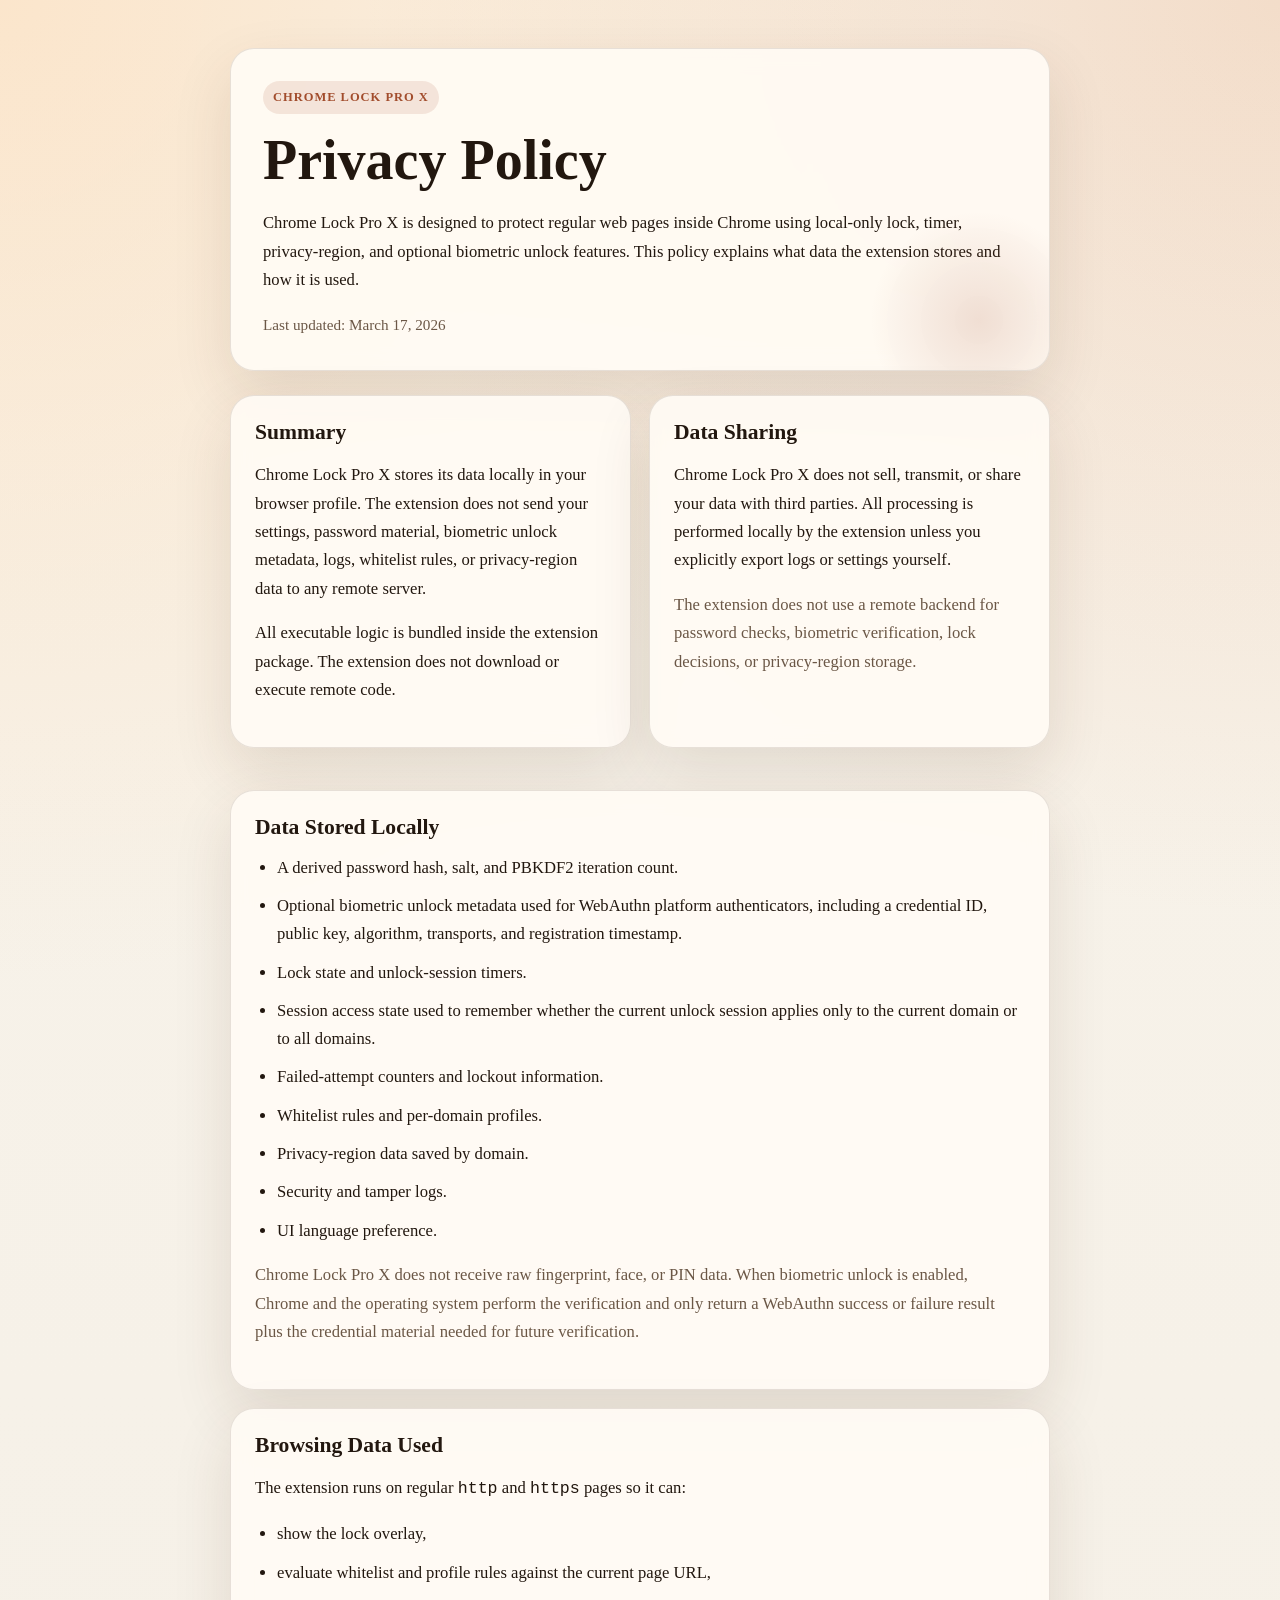
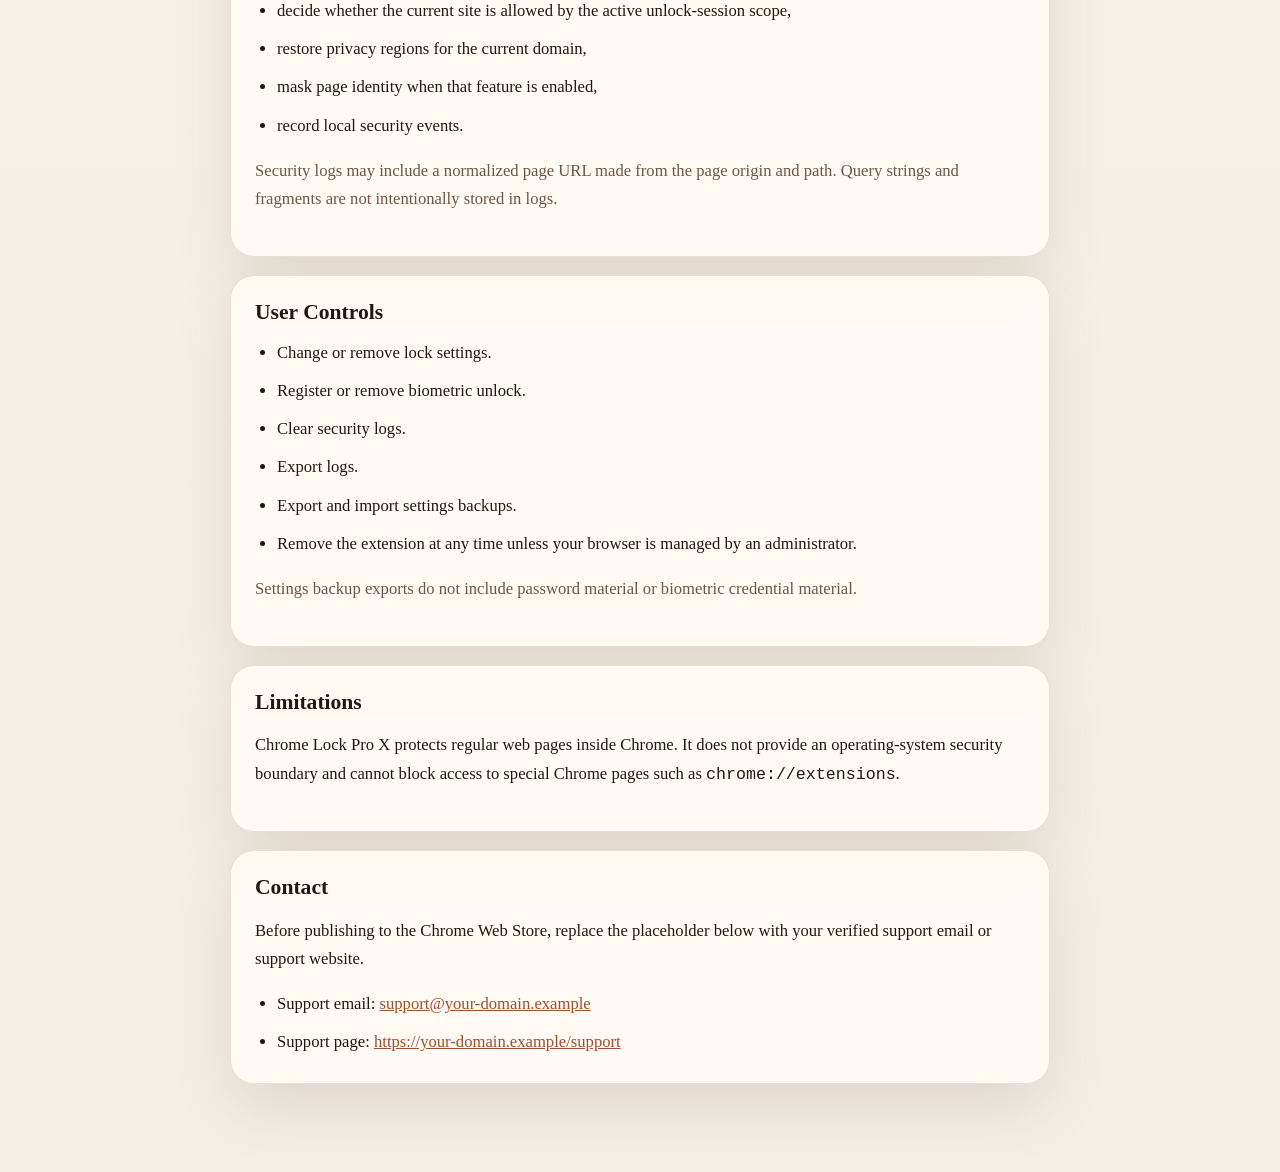
<file: docs/index.html>
<!doctype html>
<html lang="en">
<head>
  <meta charset="UTF-8" />
  <meta name="viewport" content="width=device-width, initial-scale=1.0" />
  <title>Chrome Lock Pro X Privacy Policy</title>
  <meta
    name="description"
    content="Privacy Policy for Chrome Lock Pro X, a Chrome extension that locks regular web pages with local-only protection features."
  />
  <style>
    :root {
      color-scheme: light;
      --bg: #f4efe6;
      --panel: rgba(255, 251, 245, 0.92);
      --panel-border: rgba(59, 39, 20, 0.12);
      --text: #22170f;
      --muted: #6b5746;
      --accent: #a24d2d;
      --accent-soft: rgba(162, 77, 45, 0.12);
      --shadow: 0 24px 60px rgba(70, 42, 18, 0.12);
      --max-width: 860px;
    }

    * {
      box-sizing: border-box;
    }

    body {
      margin: 0;
      font-family: Georgia, "Times New Roman", serif;
      color: var(--text);
      background:
        radial-gradient(circle at top left, rgba(255, 213, 167, 0.45), transparent 32%),
        radial-gradient(circle at top right, rgba(230, 164, 118, 0.28), transparent 30%),
        linear-gradient(180deg, #f8f3ea 0%, var(--bg) 100%);
      line-height: 1.7;
    }

    main {
      max-width: var(--max-width);
      margin: 0 auto;
      padding: 48px 20px 72px;
    }

    .hero,
    .section {
      background: var(--panel);
      border: 1px solid var(--panel-border);
      border-radius: 24px;
      box-shadow: var(--shadow);
      backdrop-filter: blur(10px);
    }

    .hero {
      padding: 32px;
      margin-bottom: 24px;
      position: relative;
      overflow: hidden;
    }

    .hero::after {
      content: "";
      position: absolute;
      inset: auto -40px -60px auto;
      width: 220px;
      height: 220px;
      border-radius: 50%;
      background: radial-gradient(circle, rgba(162, 77, 45, 0.16), transparent 70%);
      pointer-events: none;
    }

    .eyebrow {
      display: inline-block;
      margin-bottom: 14px;
      padding: 6px 10px;
      border-radius: 999px;
      background: var(--accent-soft);
      color: var(--accent);
      font-size: 0.78rem;
      font-weight: 700;
      letter-spacing: 0.08em;
      text-transform: uppercase;
    }

    h1,
    h2 {
      margin: 0;
      line-height: 1.15;
      font-weight: 700;
    }

    h1 {
      font-size: clamp(2.1rem, 5vw, 3.5rem);
      margin-bottom: 12px;
    }

    h2 {
      font-size: 1.35rem;
      margin-bottom: 14px;
    }

    p,
    li {
      font-size: 1.04rem;
    }

    .meta {
      margin-top: 18px;
      color: var(--muted);
      font-size: 0.95rem;
    }

    .grid {
      display: grid;
      grid-template-columns: repeat(auto-fit, minmax(260px, 1fr));
      gap: 18px;
      margin-bottom: 24px;
    }

    .section {
      padding: 24px 24px 26px;
      margin-bottom: 18px;
    }

    ul {
      margin: 0;
      padding-left: 22px;
    }

    li + li {
      margin-top: 10px;
    }

    a {
      color: var(--accent);
    }

    .note {
      color: var(--muted);
    }

    @media (max-width: 640px) {
      main {
        padding: 24px 14px 40px;
      }

      .hero,
      .section {
        border-radius: 18px;
      }

      .hero {
        padding: 24px 18px;
      }

      .section {
        padding: 18px;
      }
    }
  </style>
</head>
<body>
  <main>
    <section class="hero">
      <div class="eyebrow">Chrome Lock Pro X</div>
      <h1>Privacy Policy</h1>
      <p>
        Chrome Lock Pro X is designed to protect regular web pages inside Chrome using local-only lock,
        timer, privacy-region, and optional biometric unlock features. This policy explains what data the
        extension stores and how it is used.
      </p>
      <div class="meta">Last updated: March 17, 2026</div>
    </section>

    <div class="grid">
      <section class="section">
        <h2>Summary</h2>
        <p>
          Chrome Lock Pro X stores its data locally in your browser profile. The extension does not send your
          settings, password material, biometric unlock metadata, logs, whitelist rules, or privacy-region
          data to any remote server.
        </p>
        <p>
          All executable logic is bundled inside the extension package. The extension does not download or execute
          remote code.
        </p>
      </section>

      <section class="section">
        <h2>Data Sharing</h2>
        <p>
          Chrome Lock Pro X does not sell, transmit, or share your data with third parties. All processing is
          performed locally by the extension unless you explicitly export logs or settings yourself.
        </p>
        <p class="note">
          The extension does not use a remote backend for password checks, biometric verification, lock decisions,
          or privacy-region storage.
        </p>
      </section>
    </div>

    <section class="section">
      <h2>Data Stored Locally</h2>
      <ul>
        <li>A derived password hash, salt, and PBKDF2 iteration count.</li>
        <li>
          Optional biometric unlock metadata used for WebAuthn platform authenticators, including a credential ID,
          public key, algorithm, transports, and registration timestamp.
        </li>
        <li>Lock state and unlock-session timers.</li>
        <li>
          Session access state used to remember whether the current unlock session applies only to the current
          domain or to all domains.
        </li>
        <li>Failed-attempt counters and lockout information.</li>
        <li>Whitelist rules and per-domain profiles.</li>
        <li>Privacy-region data saved by domain.</li>
        <li>Security and tamper logs.</li>
        <li>UI language preference.</li>
      </ul>
      <p class="note">
        Chrome Lock Pro X does not receive raw fingerprint, face, or PIN data. When biometric unlock is enabled,
        Chrome and the operating system perform the verification and only return a WebAuthn success or failure
        result plus the credential material needed for future verification.
      </p>
    </section>

    <section class="section">
      <h2>Browsing Data Used</h2>
      <p>The extension runs on regular <code>http</code> and <code>https</code> pages so it can:</p>
      <ul>
        <li>show the lock overlay,</li>
        <li>evaluate whitelist and profile rules against the current page URL,</li>
        <li>decide whether the current site is allowed by the active unlock-session scope,</li>
        <li>restore privacy regions for the current domain,</li>
        <li>mask page identity when that feature is enabled,</li>
        <li>record local security events.</li>
      </ul>
      <p class="note">
        Security logs may include a normalized page URL made from the page origin and path. Query strings and
        fragments are not intentionally stored in logs.
      </p>
    </section>

    <section class="section">
      <h2>User Controls</h2>
      <ul>
        <li>Change or remove lock settings.</li>
        <li>Register or remove biometric unlock.</li>
        <li>Clear security logs.</li>
        <li>Export logs.</li>
        <li>Export and import settings backups.</li>
        <li>Remove the extension at any time unless your browser is managed by an administrator.</li>
      </ul>
      <p class="note">Settings backup exports do not include password material or biometric credential material.</p>
    </section>

    <section class="section">
      <h2>Limitations</h2>
      <p>
        Chrome Lock Pro X protects regular web pages inside Chrome. It does not provide an operating-system security
        boundary and cannot block access to special Chrome pages such as <code>chrome://extensions</code>.
      </p>
    </section>

    <section class="section">
      <h2>Contact</h2>
      <p>
        Before publishing to the Chrome Web Store, replace the placeholder below with your verified support email
        or support website.
      </p>
      <ul>
        <li>Support email: <a href="mailto:support@your-domain.example">support@your-domain.example</a></li>
        <li>Support page: <a href="https://your-domain.example/support">https://your-domain.example/support</a></li>
      </ul>
    </section>
  </main>
</body>
</html>
</file>
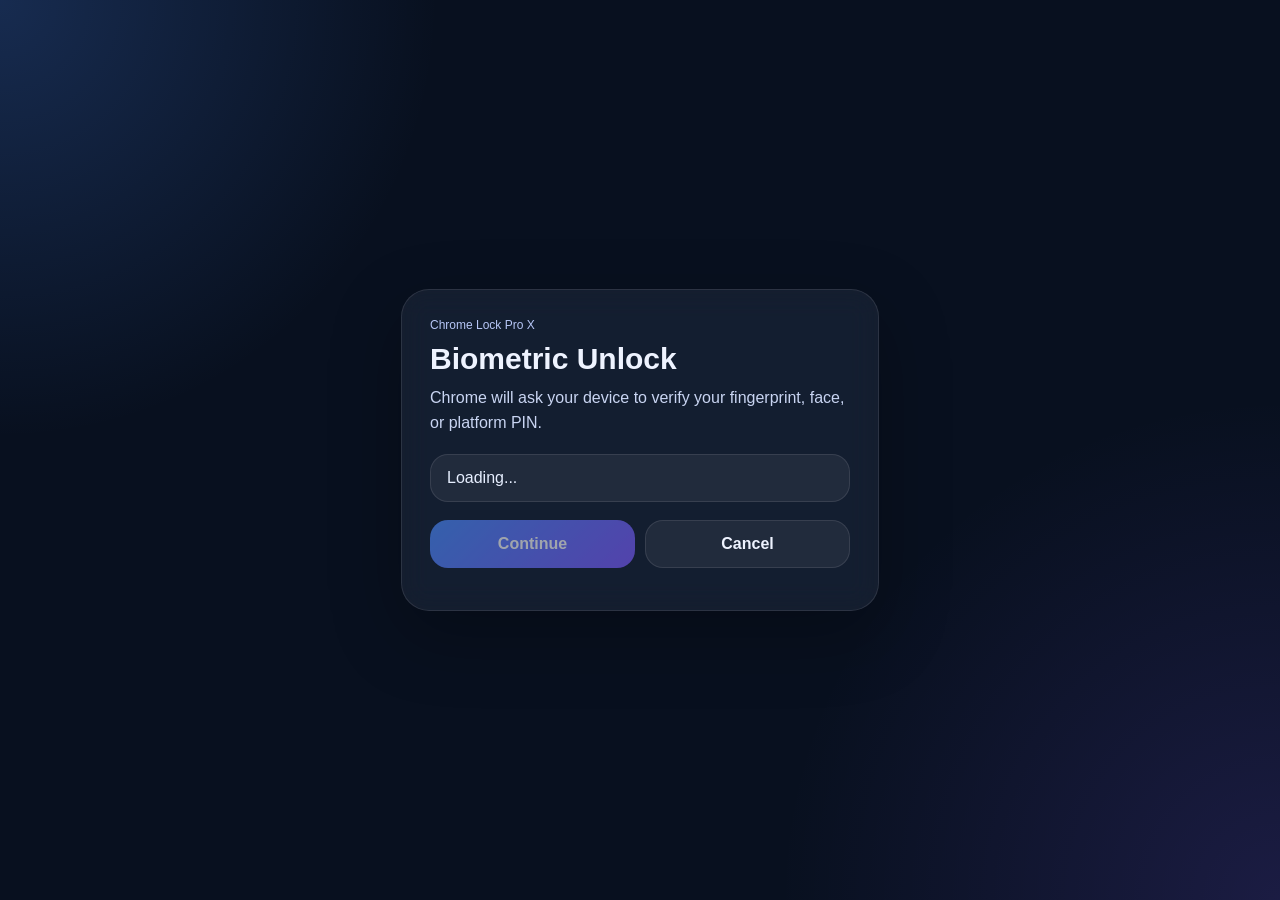
<file: biometric.html>
<!doctype html>
<html lang="en">
<head>
  <meta charset="UTF-8" />
  <meta name="viewport" content="width=device-width, initial-scale=1.0" />
  <title>Biometric Unlock</title>
  <link rel="stylesheet" href="biometric.css" />
</head>
<body>
  <main class="shell">
    <section class="panel">
      <div class="eyebrow">Chrome Lock Pro X</div>
      <h1 id="title">Biometric Unlock</h1>
      <p id="subtitle">Chrome will ask your device to verify your fingerprint, face, or platform PIN.</p>
      <div id="status" class="status">Loading...</div>
      <div class="actions">
        <button id="actionBtn" class="primary" type="button" disabled>Continue</button>
        <button id="cancelBtn" class="secondary" type="button">Cancel</button>
      </div>
      <p id="note" class="note"></p>
    </section>
  </main>
  <script src="i18n.js"></script>
  <script src="biometric.js"></script>
</body>
</html>
</file>
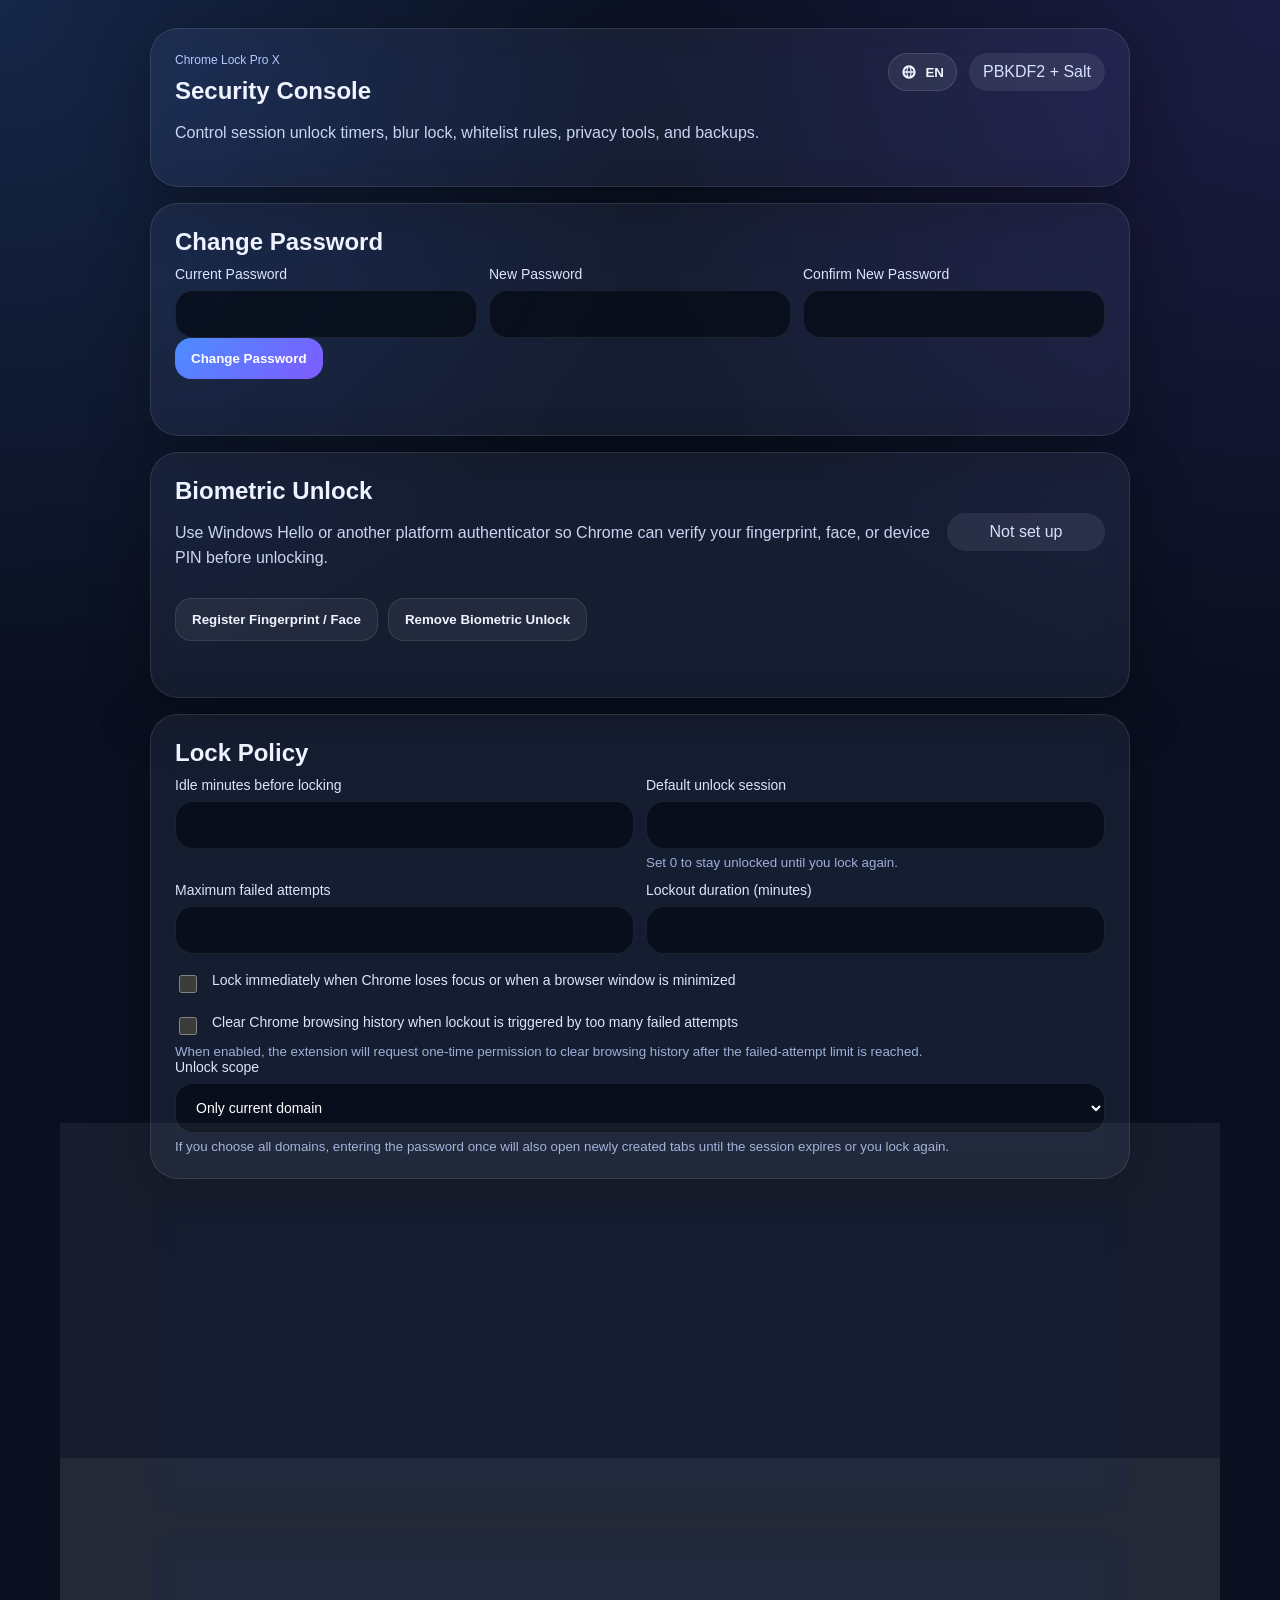
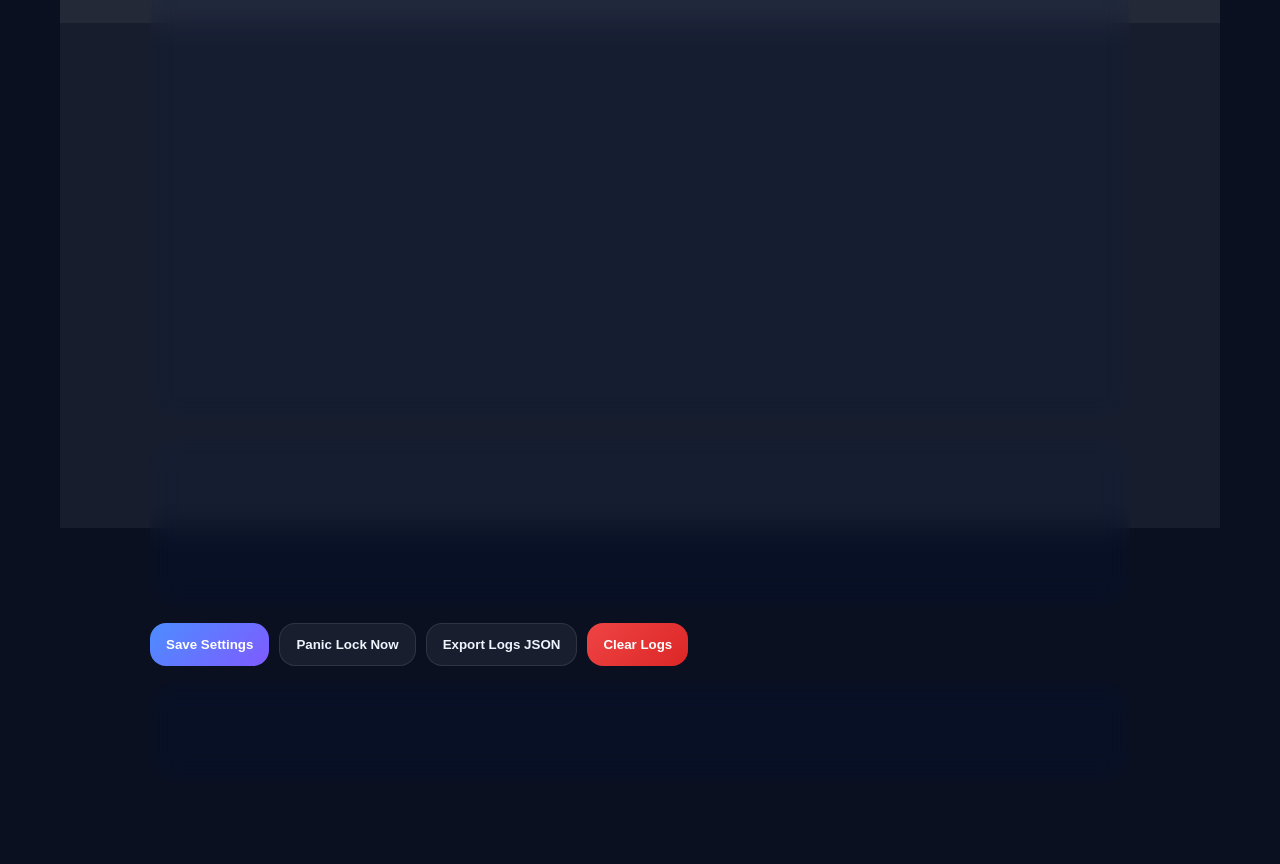
<file: options.html>
<!doctype html>
<html lang="en">
<head>
  <meta charset="UTF-8" />
  <meta name="viewport" content="width=device-width, initial-scale=1.0" />
  <title>Chrome Lock Pro X Settings</title>
  <link rel="stylesheet" href="options.css" />
</head>
<body>
  <main class="page">
    <section class="hero glass">
      <div>
        <div class="eyebrow">Chrome Lock Pro X</div>
        <h1 id="heroTitle">Security Console</h1>
        <p id="heroText">Control session unlock timers, blur lock, whitelist rules, privacy tools, and backups.</p>
      </div>
      <div class="hero-side">
        <button id="languageBtn" class="lang-btn" type="button" aria-label="Switch language">
          <svg viewBox="0 0 24 24" aria-hidden="true">
            <path d="M12 2a10 10 0 100 20 10 10 0 000-20zm6.9 9h-3.02a15.9 15.9 0 00-1.22-5 8.03 8.03 0 014.24 5zM12 4.1c.88 1.2 1.85 3.46 2.2 6.9H9.8C10.15 7.56 11.12 5.3 12 4.1zM9.32 6a15.9 15.9 0 00-1.22 5H5.08a8.03 8.03 0 014.24-5zM5.08 13H8.1c.14 1.86.56 3.63 1.22 5a8.03 8.03 0 01-4.24-5zM12 19.9c-.88-1.2-1.85-3.46-2.2-6.9h4.4c-.35 3.44-1.32 5.7-2.2 6.9zM14.68 18a15.9 15.9 0 001.22-5h3.02a8.03 8.03 0 01-4.24 5z"></path>
          </svg>
          <span id="languageBtnLabel">EN</span>
        </button>
        <div id="heroPill" class="pill">PBKDF2 + Salt</div>
      </div>
    </section>

    <section class="card glass">
      <h2 id="passwordSectionTitle">Change Password</h2>
      <div class="grid three">
        <label id="oldPasswordRow"><span id="oldPasswordLabel">Current Password</span><input id="oldPassword" type="password" /></label>
        <label><span id="newPasswordLabel">New Password</span><input id="newPassword" type="password" /></label>
        <label><span id="confirmPasswordLabel">Confirm New Password</span><input id="confirmPassword" type="password" /></label>
      </div>
      <button id="changePasswordBtn" class="primary">Change Password</button>
      <div id="passwordMsg" class="msg"></div>
    </section>

    <section class="card glass">
      <div class="logs-header">
        <div>
          <h2 id="biometricTitle">Biometric Unlock</h2>
          <p id="biometricHelp" class="help">Use Windows Hello or another platform authenticator so Chrome can verify your fingerprint, face, or device PIN before unlocking.</p>
        </div>
        <div id="biometricStatus" class="pill status-pill">Not set up</div>
      </div>
      <div class="actions compact-actions">
        <button id="setupBiometricBtn" class="secondary" type="button">Register Fingerprint / Face</button>
        <button id="removeBiometricBtn" class="secondary" type="button">Remove Biometric Unlock</button>
      </div>
      <div id="biometricMsg" class="msg"></div>
    </section>

    <section class="card glass">
      <h2 id="policyTitle">Lock Policy</h2>
      <div class="grid two">
        <label>
          <span id="autoLockMinutesLabel">Idle minutes before locking</span>
          <input id="autoLockMinutes" type="number" min="1" />
        </label>
        <label>
          <span id="unlockSessionMinutesLabel">Default unlock session</span>
          <input id="unlockSessionMinutes" type="number" min="0" />
          <small id="unlockSessionMinutesHint">Set 0 to stay unlocked until you lock again.</small>
        </label>
        <label>
          <span id="maxAttemptsLabel">Maximum failed attempts</span>
          <input id="maxAttempts" type="number" min="1" max="20" />
        </label>
        <label>
          <span id="lockoutMinutesLabel">Lockout duration (minutes)</span>
          <input id="lockoutMinutes" type="number" min="1" />
        </label>
      </div>
      <label class="toggle">
        <input id="lockOnWindowBlur" type="checkbox" />
        <span id="lockOnWindowBlurLabel">Lock immediately when Chrome loses focus or when a browser window is minimized</span>
      </label>
      <label class="toggle">
        <input id="clearHistoryOnLockout" type="checkbox" />
        <span id="clearHistoryOnLockoutLabel">Clear Chrome browsing history when lockout is triggered by too many failed attempts</span>
      </label>
      <small id="clearHistoryOnLockoutHint">When enabled, the extension will request one-time permission to clear browsing history after the failed-attempt limit is reached.</small>
      <label>
        <span id="unlockScopeLabel">Unlock scope</span>
        <select id="unlockScope">
          <option value="domain">Only current domain</option>
          <option value="global">All domains in the current unlock session</option>
        </select>
        <small id="unlockScopeHint">If you choose all domains, entering the password once will also open newly created tabs until the session expires or you lock again.</small>
      </label>
    </section>

    <section class="card glass">
      <div class="logs-header">
        <div>
          <h2 id="privacyTitle">Privacy Tools</h2>
          <p id="privacyHelp" class="help">Set the default mode for new regions, mask the tab title/favicon, and create per-domain profiles.</p>
        </div>
        <button id="addProfileBtn" class="secondary" type="button">Add Profile</button>
      </div>
      <div class="grid two">
        <label>
          <span id="defaultRegionModeLabel">Default privacy mode</span>
          <select id="defaultRegionMode">
            <option value="blur">Blur</option>
            <option value="blackout">Blackout</option>
            <option value="pixelate">Pixelate</option>
          </select>
        </label>
      </div>
      <label class="toggle">
        <input id="maskPageIdentity" type="checkbox" />
        <span id="maskPageIdentityLabel">Mask the tab title and favicon while a locked page is protected. Domain profiles can force this even when unlocked.</span>
      </label>
      <p id="profileHelp" class="help">Domain profiles are matched from top to bottom. The first matching rule wins.</p>
      <div id="profileList" class="profile-list"></div>
    </section>

    <section class="card glass">
      <h2 id="whitelistTitle">Advanced Whitelist</h2>
      <p id="whitelistHelp" class="help">Supported formats, one rule per line:</p>
      <ul class="help-list">
        <li id="whitelistRuleDomain"><code>domain:example.com</code> to allow all subdomains.</li>
        <li id="whitelistRuleHost"><code>host:app.example.com</code> for an exact hostname match.</li>
        <li id="whitelistRulePattern"><code>pattern:https://mail.google.com/*</code> for wildcard matching.</li>
        <li id="whitelistRuleRegex"><code>regex:^https://.*\.corp\.com/.*$</code> for regular expressions.</li>
      </ul>
      <textarea id="whitelistInput" rows="10"></textarea>
      <div class="tester">
        <div class="test-row">
          <input id="ruleTestUrl" type="text" placeholder="Paste a URL to test which rule matches" />
          <button id="testRuleBtn" class="secondary" type="button">Test Rule</button>
        </div>
        <div id="ruleTestResult" class="msg compact"></div>
      </div>
    </section>

    <section class="card glass">
      <div class="logs-header">
        <h2 id="backupTitle">Settings Backup</h2>
        <div id="backupMuted" class="muted">Export includes lock settings, profiles, whitelist rules, and privacy regions saved by domain. Password material is never exported.</div>
      </div>
      <div class="actions compact-actions">
        <button id="exportConfigBtn" class="secondary">Export Config JSON</button>
        <button id="importConfigBtn" class="secondary">Import Config JSON</button>
        <input id="configFileInput" type="file" accept="application/json,.json" hidden />
      </div>
    </section>

    <section class="actions">
      <button id="saveSettingsBtn" class="primary">Save Settings</button>
      <button id="lockNowBtn" class="secondary">Panic Lock Now</button>
      <button id="exportLogsBtn" class="secondary">Export Logs JSON</button>
      <button id="clearLogsBtn" class="danger">Clear Logs</button>
    </section>

    <section class="card glass">
      <div class="logs-header">
        <h2 id="logsTitle">Unlock / Security Logs</h2>
        <div id="logMeta" class="muted"></div>
      </div>
      <div id="logsContainer" class="logs"></div>
    </section>

    <div id="settingsMsg" class="msg"></div>
  </main>
  <script src="i18n.js"></script>
  <script src="options.js"></script>
</body>
</html>
</file>
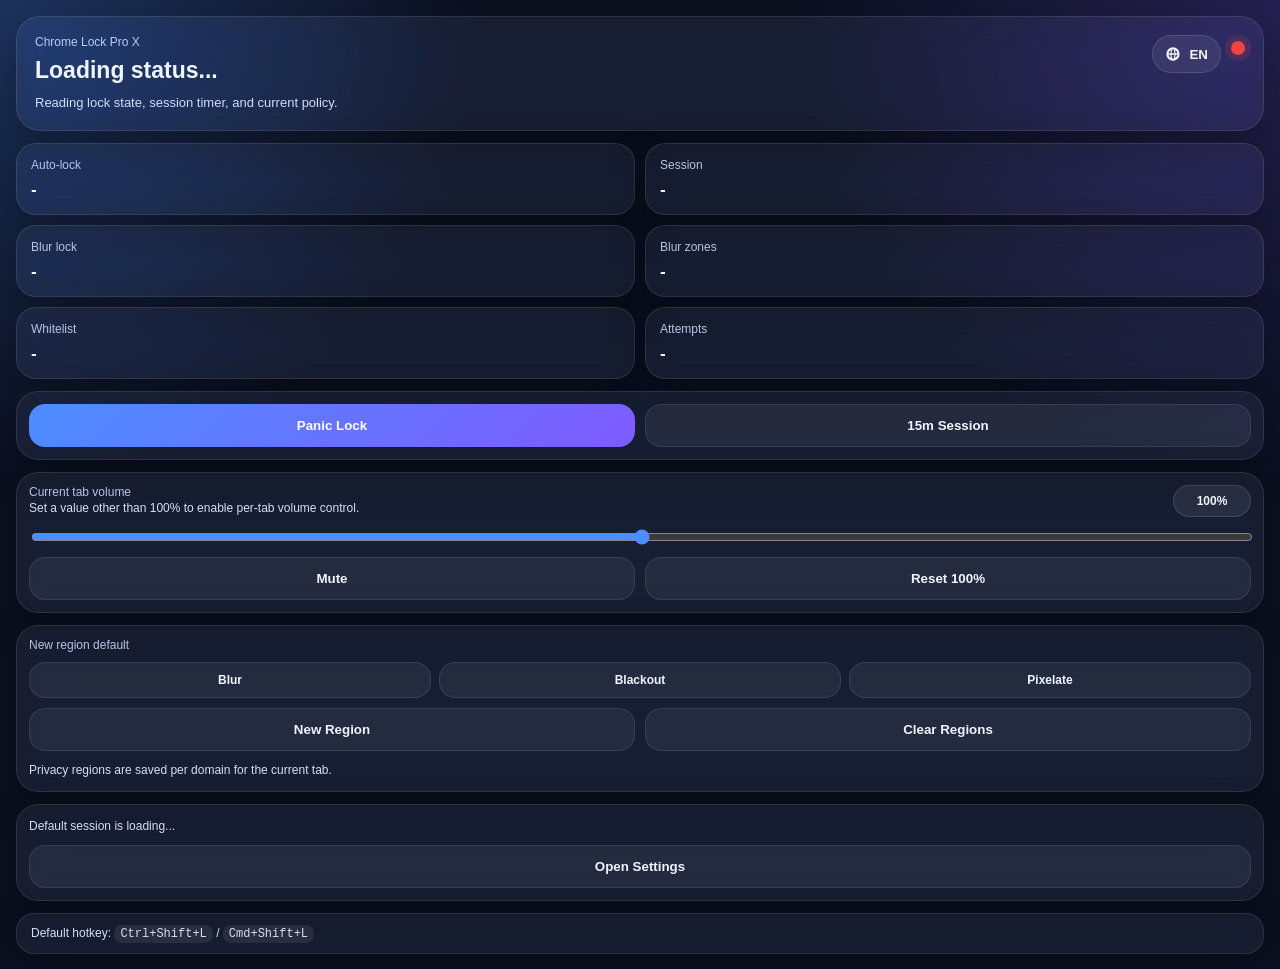
<file: popup.html>
<!doctype html>
<html lang="en">
<head>
  <meta charset="UTF-8" />
  <meta name="viewport" content="width=device-width, initial-scale=1.0" />
  <title>Chrome Lock Pro X</title>
  <link rel="stylesheet" href="popup.css" />
</head>
<body>
  <div class="app">
    <section class="hero glass">
      <div>
        <div class="eyebrow">Chrome Lock Pro X</div>
        <h1 id="heroTitle">Loading status...</h1>
        <p id="heroText">Reading lock state, session timer, and current policy.</p>
      </div>
      <div class="hero-actions">
        <button id="languageBtn" class="lang-btn" type="button" aria-label="Switch language">
          <svg viewBox="0 0 24 24" aria-hidden="true">
            <path d="M12 2a10 10 0 100 20 10 10 0 000-20zm6.9 9h-3.02a15.9 15.9 0 00-1.22-5 8.03 8.03 0 014.24 5zM12 4.1c.88 1.2 1.85 3.46 2.2 6.9H9.8C10.15 7.56 11.12 5.3 12 4.1zM9.32 6a15.9 15.9 0 00-1.22 5H5.08a8.03 8.03 0 014.24-5zM5.08 13H8.1c.14 1.86.56 3.63 1.22 5a8.03 8.03 0 01-4.24-5zM12 19.9c-.88-1.2-1.85-3.46-2.2-6.9h4.4c-.35 3.44-1.32 5.7-2.2 6.9zM14.68 18a15.9 15.9 0 001.22-5h3.02a8.03 8.03 0 01-4.24 5z"></path>
          </svg>
          <span id="languageBtnLabel">EN</span>
        </button>
        <div class="signal" id="signal"></div>
      </div>
    </section>

    <section class="stats">
      <div class="tile glass"><span id="autoLockLabel">Auto-lock</span><strong id="autoLock">-</strong></div>
      <div class="tile glass"><span id="sessionLabel">Session</span><strong id="sessionState">-</strong></div>
      <div class="tile glass"><span id="blurLockLabel">Blur lock</span><strong id="blurLock">-</strong></div>
      <div class="tile glass"><span id="blurZonesLabel">Blur zones</span><strong id="blurZones">-</strong></div>
      <div class="tile glass"><span id="whitelistLabel">Whitelist</span><strong id="whitelistCount">-</strong></div>
      <div class="tile glass"><span id="attemptsLabel">Attempts</span><strong id="attempts">-</strong></div>
    </section>

    <section class="actions glass">
      <button id="lockNowBtn" class="primary">Panic Lock</button>
      <button id="sessionBtn" class="secondary">15m Session</button>
    </section>

    <section class="volume glass">
      <div class="volume-top">
        <div>
          <div id="volumeTitle" class="mode-label">Current tab volume</div>
          <div id="volumeState" class="volume-state">Set a value other than 100% to enable per-tab volume control.</div>
        </div>
        <div id="volumeBadge" class="volume-badge">100%</div>
      </div>
      <input id="volumeSlider" class="volume-slider" type="range" min="0" max="200" step="5" value="100" />
      <div class="tools-grid">
        <button id="muteTabBtn" class="secondary">Mute</button>
        <button id="resetVolumeBtn" class="secondary">Reset 100%</button>
      </div>
    </section>

    <section class="tools glass">
      <div id="modeLabel" class="mode-label">New region default</div>
      <div class="mode-grid">
        <button id="blurModeBtn" class="secondary mode-pill">Blur</button>
        <button id="blackoutModeBtn" class="secondary mode-pill">Blackout</button>
        <button id="pixelateModeBtn" class="secondary mode-pill">Pixelate</button>
      </div>
      <div class="tools-grid">
        <button id="blurRegionBtn" class="secondary">New Region</button>
        <button id="clearRegionsBtn" class="secondary">Clear Regions</button>
      </div>
      <div id="toolMsg" class="tool-msg">Privacy regions are saved per domain for the current tab.</div>
    </section>

    <section class="session-tools glass">
      <div id="sessionNote" class="session-note">Default session is loading...</div>
      <button id="optionsBtn" class="secondary wide">Open Settings</button>
    </section>

    <section class="note glass">
      <span id="hotkeyPrefix">Default hotkey:</span> <code>Ctrl+Shift+L</code> / <code>Cmd+Shift+L</code>
    </section>
  </div>
  <script src="i18n.js"></script>
  <script src="popup.js"></script>
</body>
</html>
</file>
<file: biometric.css>
:root {
  color-scheme: dark;
}

body {
  margin: 0;
  min-height: 100vh;
  font-family: Inter, Arial, sans-serif;
  color: #eef3ff;
  background:
    radial-gradient(circle at top left, rgba(76, 141, 255, 0.22), transparent 28%),
    radial-gradient(circle at bottom right, rgba(127, 91, 255, 0.16), transparent 32%),
    #08101f;
}

.shell {
  min-height: 100vh;
  display: grid;
  place-items: center;
  padding: 18px;
  box-sizing: border-box;
}

.panel {
  width: min(100%, 420px);
  padding: 28px;
  border-radius: 28px;
  background: rgba(255, 255, 255, 0.06);
  border: 1px solid rgba(255, 255, 255, 0.1);
  box-shadow: 0 24px 70px rgba(0, 0, 0, 0.28);
  backdrop-filter: blur(14px) saturate(135%);
}

.eyebrow {
  margin-bottom: 10px;
  font-size: 12px;
  color: #b7c7f7;
}

h1 {
  margin: 0 0 10px;
  font-size: 30px;
  line-height: 1.15;
}

#subtitle,
.note {
  margin: 0;
  color: #c9d5f2;
  line-height: 1.55;
}

.status {
  margin: 18px 0;
  padding: 14px 16px;
  border-radius: 18px;
  background: rgba(255, 255, 255, 0.06);
  border: 1px solid rgba(255, 255, 255, 0.1);
  color: #e7efff;
}

.status.error {
  color: #ffd6d6;
  background: rgba(239, 68, 68, 0.14);
  border-color: rgba(239, 68, 68, 0.24);
}

.status.success {
  color: #dcffe6;
  background: rgba(34, 197, 94, 0.14);
  border-color: rgba(34, 197, 94, 0.22);
}

.actions {
  display: grid;
  grid-template-columns: 1fr 1fr;
  gap: 10px;
  margin-bottom: 14px;
}

button {
  border: none;
  border-radius: 18px;
  padding: 14px 16px;
  font: inherit;
  font-weight: 800;
  cursor: pointer;
}

button:disabled {
  opacity: 0.6;
  cursor: not-allowed;
}

.primary {
  background: linear-gradient(135deg, #4c8dff, #7f5bff);
  color: #fff;
}

.secondary {
  background: rgba(255, 255, 255, 0.06);
  border: 1px solid rgba(255, 255, 255, 0.1);
  color: #eef3ff;
}

@media (max-width: 420px) {
  .actions {
    grid-template-columns: 1fr;
  }
}
</file>
<file: options.css>
:root {
  color-scheme: dark;
}

body {
  margin: 0;
  font-family: Inter, Arial, sans-serif;
  color: #eef3ff;
  background:
    radial-gradient(circle at top left, rgba(76, 141, 255, 0.18), transparent 25%),
    radial-gradient(circle at top right, rgba(127, 91, 255, 0.16), transparent 25%),
    #0a1020;
}

.page {
  width: min(980px, calc(100vw - 32px));
  margin: 28px auto 42px;
}

.glass {
  background: rgba(255, 255, 255, 0.055);
  border: 1px solid rgba(255, 255, 255, 0.1);
  box-shadow: 0 18px 60px rgba(0, 0, 0, 0.28);
  backdrop-filter: blur(14px) saturate(135%);
}

.hero,
.card {
  border-radius: 28px;
  padding: 24px;
}

.hero {
  display: flex;
  justify-content: space-between;
  gap: 16px;
  align-items: flex-start;
  margin-bottom: 16px;
}

.hero-side {
  display: flex;
  align-items: flex-start;
  gap: 12px;
}

.eyebrow {
  font-size: 12px;
  color: #b8c8ff;
  margin-bottom: 10px;
}

.pill {
  padding: 10px 14px;
  border-radius: 999px;
  background: rgba(255, 255, 255, 0.08);
  color: #d6e1ff;
}

.lang-btn {
  display: inline-flex;
  align-items: center;
  gap: 8px;
  padding: 10px 12px;
  border-radius: 999px;
  border: 1px solid rgba(255, 255, 255, 0.12);
  background: rgba(255, 255, 255, 0.08);
  color: #eff5ff;
}

.lang-btn svg {
  width: 16px;
  height: 16px;
  fill: currentColor;
}

h1,
h2 {
  margin: 0 0 10px;
}

p,
.help {
  color: #c9d5f2;
  line-height: 1.55;
}

small {
  display: block;
  margin-top: 6px;
  color: #9fb0d8;
}

.card {
  margin-bottom: 16px;
}

.grid {
  display: grid;
  gap: 12px;
}

.grid.three {
  grid-template-columns: repeat(3, 1fr);
}

.grid.two {
  grid-template-columns: repeat(2, 1fr);
}

label span {
  display: block;
  margin-bottom: 8px;
  color: #dce5ff;
  font-size: 14px;
}

input,
select,
textarea,
button {
  font-family: inherit;
}

input:not([type='checkbox']),
select,
textarea {
  width: 100%;
  box-sizing: border-box;
  padding: 15px 16px;
  border-radius: 18px;
  border: 1px solid rgba(255, 255, 255, 0.08);
  background: rgba(6, 11, 20, 0.75);
  color: white;
  outline: none;
  font-size: 14px;
}

input:not([type='checkbox']):focus,
select:focus,
textarea:focus {
  border-color: rgba(117, 167, 255, 0.9);
  box-shadow: 0 0 0 5px rgba(76, 141, 255, 0.18);
}

textarea {
  resize: vertical;
}

.toggle {
  display: flex;
  align-items: center;
  gap: 12px;
  margin-top: 18px;
  color: #dce5ff;
}

.toggle input[type='checkbox'] {
  width: 18px;
  height: 18px;
}

.actions {
  display: flex;
  flex-wrap: wrap;
  gap: 10px;
  margin-bottom: 16px;
}

.compact-actions {
  margin-bottom: 0;
}

button {
  border: none;
  border-radius: 16px;
  padding: 13px 16px;
  font-weight: 800;
  cursor: pointer;
}

.primary {
  background: linear-gradient(135deg, #4c8dff, #7f5bff);
  color: white;
}

.secondary {
  background: rgba(255, 255, 255, 0.06);
  color: #eff5ff;
  border: 1px solid rgba(255, 255, 255, 0.1);
}

.danger {
  background: linear-gradient(135deg, #ef4444, #dc2626);
  color: white;
}

.msg {
  min-height: 24px;
  margin-top: 8px;
  color: #a5e8b5;
}

.msg.compact {
  min-height: 0;
}

.msg.error {
  color: #ff9f9f;
}

.logs-header {
  display: flex;
  justify-content: space-between;
  align-items: center;
  gap: 12px;
  margin-bottom: 12px;
}

.muted {
  color: #aebadc;
  font-size: 13px;
}

.status-pill {
  min-width: 130px;
  text-align: center;
}

.status-pill.status-on {
  background: rgba(34, 197, 94, 0.16);
  color: #d9ffe5;
}

.status-pill.status-off {
  background: rgba(239, 68, 68, 0.12);
  color: #ffd7d7;
}

.logs {
  display: grid;
  gap: 10px;
}

.log-item {
  padding: 14px 16px;
  border-radius: 18px;
  background: rgba(255, 255, 255, 0.04);
  border: 1px solid rgba(255, 255, 255, 0.08);
}

.log-main {
  font-weight: 700;
  margin-bottom: 6px;
}

.log-sub {
  color: #c7d2f0;
  font-size: 13px;
  word-break: break-word;
}

.help-list {
  color: #c9d5f2;
  padding-left: 18px;
}

.tester {
  margin-top: 14px;
}

.profile-list {
  display: grid;
  gap: 12px;
  margin-top: 14px;
}

.profile-card {
  padding: 16px;
  border-radius: 22px;
  background: rgba(255, 255, 255, 0.04);
  border: 1px solid rgba(255, 255, 255, 0.08);
}

.profile-grid {
  display: grid;
  grid-template-columns: repeat(2, 1fr);
  gap: 12px;
}

.profile-policies {
  display: grid;
  gap: 10px;
  margin-top: 14px;
}

.profile-policies .toggle {
  margin-top: 0;
}

.profile-top {
  display: flex;
  justify-content: space-between;
  gap: 12px;
  align-items: center;
  margin-bottom: 12px;
}

.profile-title {
  font-size: 13px;
  color: #aebadc;
}

.profile-remove {
  padding: 10px 12px;
}

.test-row {
  display: grid;
  grid-template-columns: 1fr auto;
  gap: 10px;
}

code {
  padding: 2px 6px;
  border-radius: 8px;
  background: rgba(255, 255, 255, 0.08);
}

@media (max-width: 860px) {
  .grid.three,
  .grid.two,
  .test-row,
  .profile-grid {
    grid-template-columns: 1fr;
  }

  .hero {
    flex-direction: column;
  }
}
</file>
<file: popup.css>
:root {
  color-scheme: dark;
}

body {
  margin: 0;
  min-width: 400px;
  font-family: Inter, Arial, sans-serif;
  color: #eff5ff;
  background:
    radial-gradient(circle at top left, rgba(76, 141, 255, 0.28), transparent 30%),
    radial-gradient(circle at top right, rgba(127, 91, 255, 0.22), transparent 30%),
    #0b1020;
}

.app {
  padding: 16px;
}

.glass {
  background: rgba(255, 255, 255, 0.06);
  border: 1px solid rgba(255, 255, 255, 0.1);
  box-shadow: 0 16px 40px rgba(0, 0, 0, 0.28);
  backdrop-filter: blur(14px) saturate(140%);
}

.hero {
  border-radius: 24px;
  padding: 18px;
  display: flex;
  justify-content: space-between;
  gap: 12px;
}

.hero-actions {
  display: flex;
  align-items: flex-start;
  gap: 10px;
}

.eyebrow {
  font-size: 12px;
  color: #b9cbff;
  margin-bottom: 8px;
}

h1 {
  margin: 0 0 8px;
  font-size: 23px;
  line-height: 1.2;
}

p {
  margin: 0;
  color: #d3dcf9;
  font-size: 13px;
  line-height: 1.5;
}

.signal {
  width: 14px;
  height: 14px;
  border-radius: 999px;
  margin-top: 6px;
  flex: 0 0 auto;
  background: #ef4444;
  box-shadow: 0 0 0 6px rgba(239, 68, 68, 0.15);
}

.lang-btn {
  display: inline-flex;
  align-items: center;
  gap: 8px;
  padding: 10px 12px;
  border-radius: 999px;
  border: 1px solid rgba(255, 255, 255, 0.12);
  background: rgba(255, 255, 255, 0.08);
  color: #eff5ff;
}

.lang-btn svg {
  width: 16px;
  height: 16px;
  fill: currentColor;
}

.stats {
  display: grid;
  grid-template-columns: repeat(2, 1fr);
  gap: 10px;
  margin-top: 12px;
}

.tile {
  border-radius: 20px;
  padding: 14px;
}

.tile span {
  display: block;
  font-size: 12px;
  color: #b8c4e6;
  margin-bottom: 8px;
}

.tile strong {
  font-size: 17px;
}

.actions,
.tools,
.session-tools,
.volume {
  margin-top: 12px;
  padding: 12px;
  border-radius: 22px;
  display: grid;
  gap: 10px;
}

.actions,
.tools-grid {
  display: grid;
  grid-template-columns: 1fr 1fr;
  gap: 10px;
}

.mode-label {
  font-size: 12px;
  color: #b8c4e6;
}

.mode-grid {
  display: grid;
  grid-template-columns: repeat(3, 1fr);
  gap: 8px;
}

.mode-pill {
  padding: 10px 12px;
  font-size: 12px;
}

.mode-pill.is-active {
  background: linear-gradient(135deg, #4c8dff, #7f5bff);
  color: white;
  border-color: transparent;
}

.session-note,
.tool-msg,
.volume-state {
  font-size: 12px;
  color: #d5def8;
  line-height: 1.5;
}

.tool-msg.error {
  color: #ffb2b2;
}

.volume-top {
  display: flex;
  justify-content: space-between;
  gap: 10px;
  align-items: flex-start;
}

.volume-badge {
  min-width: 56px;
  padding: 8px 10px;
  border-radius: 999px;
  text-align: center;
  font-size: 12px;
  font-weight: 800;
  color: #eff5ff;
  background: rgba(255, 255, 255, 0.08);
  border: 1px solid rgba(255, 255, 255, 0.12);
}

.volume-slider {
  width: 100%;
  accent-color: #4c8dff;
}

.volume-state.error {
  color: #ffb2b2;
}

button {
  border: none;
  border-radius: 16px;
  padding: 13px 14px;
  font-weight: 800;
  cursor: pointer;
  font-family: inherit;
}

.primary {
  background: linear-gradient(135deg, #4c8dff, #7f5bff);
  color: white;
}

.secondary {
  background: rgba(255, 255, 255, 0.06);
  color: #eff5ff;
  border: 1px solid rgba(255, 255, 255, 0.1);
}

button:disabled {
  opacity: 0.5;
  cursor: not-allowed;
}

.wide {
  width: 100%;
}

.note {
  margin-top: 12px;
  padding: 12px 14px;
  border-radius: 18px;
  font-size: 12px;
  color: #d5def8;
}

code {
  padding: 2px 6px;
  border-radius: 8px;
  background: rgba(255, 255, 255, 0.08);
}
</file>
